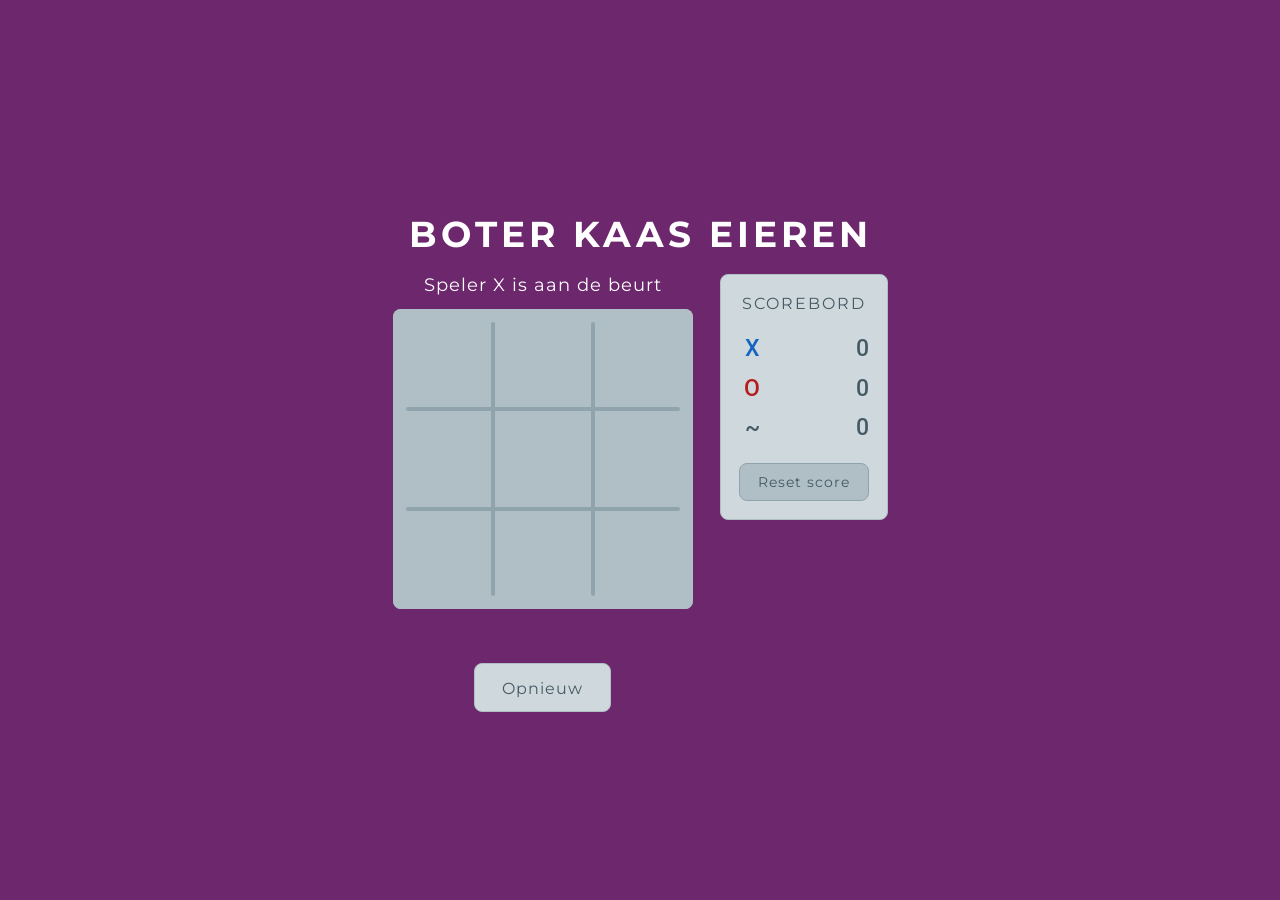
<file: boter-kaas-eiren/index.html>
<!DOCTYPE html>
<html lang="nl">
<head>
  <meta charset="UTF-8" />
  <meta name="viewport" content="width=device-width, initial-scale=1.0" />
  <title>Boter Kaas en Eieren</title>
  <link rel="stylesheet" href="style.css" />
</head>
<body>
  <h1>Boter Kaas Eieren</h1>

  <section id="game-wrap">
    <section id="left-side">
      <p id="beurt">Speler X is aan de beurt</p>
      <canvas id="canvas" width="300" height="300"></canvas>
      <p id="message"></p>
      <button id="opnieuw" onclick="startGame()">Opnieuw</button>
    </section>

    <aside id="scorebord">
      <p class="zij-titel">Scorebord</p>
      <section class="score-rij">
        <span class="speler x">X</span>
        <span id="score-x">0</span>
      </section>
      <section class="score-rij">
        <span class="speler o">O</span>
        <span id="score-o">0</span>
      </section>
      <section class="score-rij">
        <span class="speler gelijk">~</span>
        <span id="score-gelijk">0</span>
      </section>
      <button id="reset-score" onclick="resetScore()">Reset score</button>
    </aside>
  </section>

  <script src="script.js"></script>
</body>
</html>
</file>
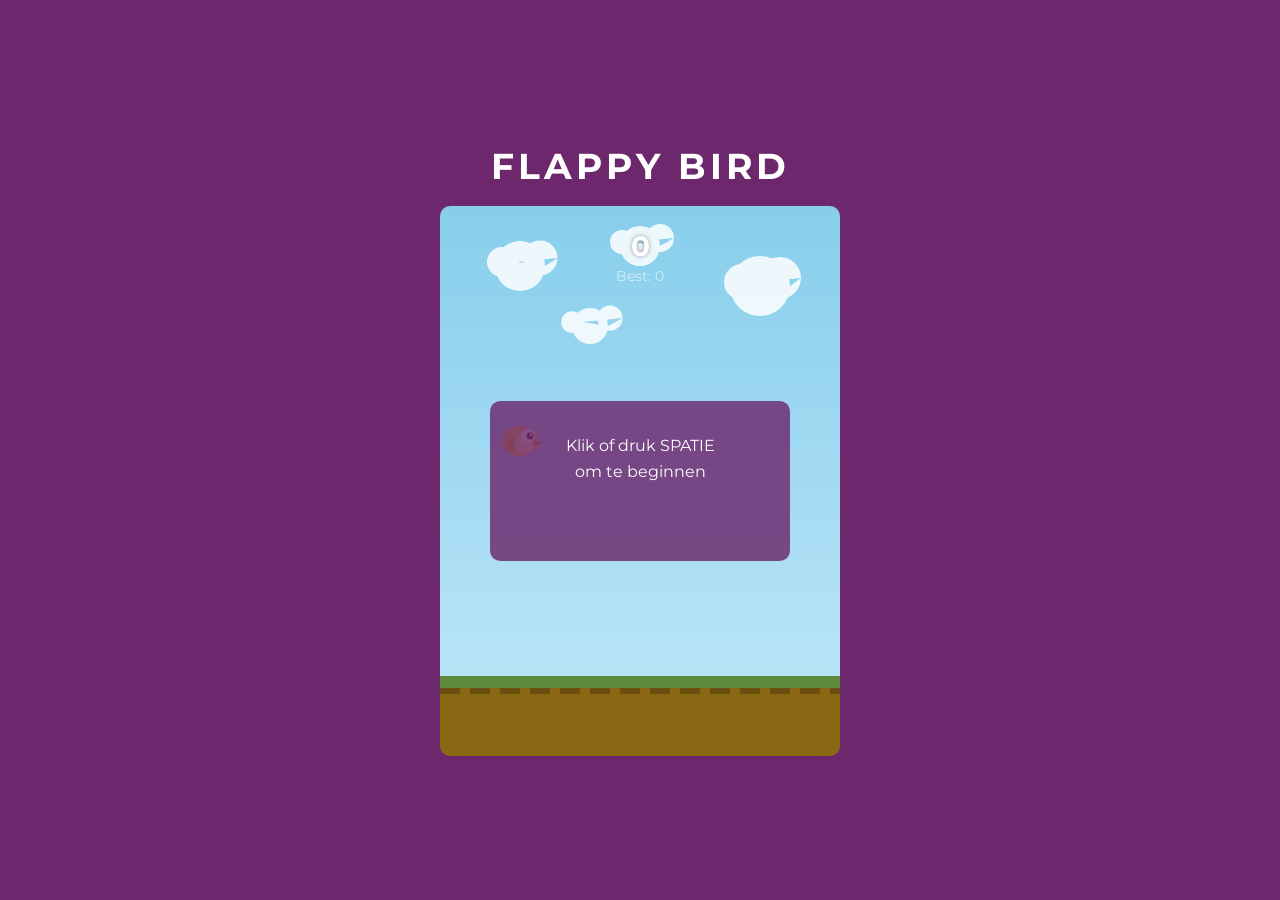
<file: flappy bird/index.html>
<!DOCTYPE html>
<html lang="nl">
<head>
  <meta charset="UTF-8" />
  <meta name="viewport" content="width=device-width, initial-scale=1.0" />
  <title>Flappy Bird</title>
  <link rel="stylesheet" href="style.css" />
</head>
<body>
  <h1>Flappy Bird</h1>
  <canvas id="canvas" width="400" height="550"></canvas>
  <script src="script.js"></script>
</body>
</html>
</file>
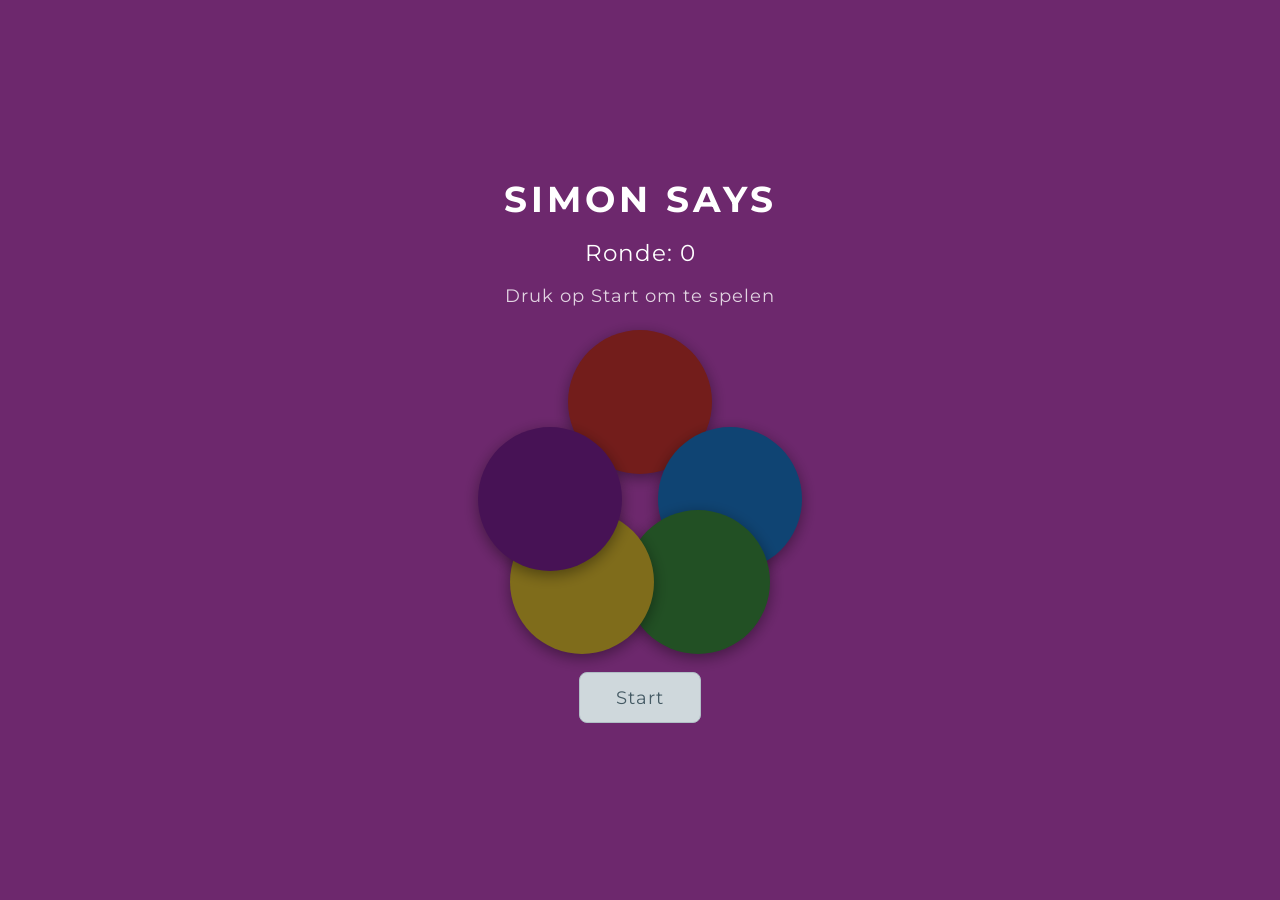
<file: simon says/index.html>
<!DOCTYPE html>
<html lang="nl">
<head>
  <meta charset="UTF-8" />
  <meta name="viewport" content="width=device-width, initial-scale=1.0" />
  <title>Simon Says</title>
  <link rel="stylesheet" href="style.css" />
</head>
<body>
  <h1>Simon Says</h1>
  <p id="score">Ronde: 0</p>
  <p id="message">Druk op Start om te spelen</p>

  <section id="game-wrap">
    <section id="simon">
      <button class="knop" id="rood"   data-index="0"></button>
      <button class="knop" id="blauw"  data-index="1"></button>
      <button class="knop" id="groen"  data-index="2"></button>
      <button class="knop" id="geel"   data-index="3"></button>
      <button class="knop" id="paars"  data-index="4"></button>
    </section>
  </section>

  <button id="start" onclick="startGame()">Start</button>

  <script src="script.js"></script>
</body>
</html>
</file>
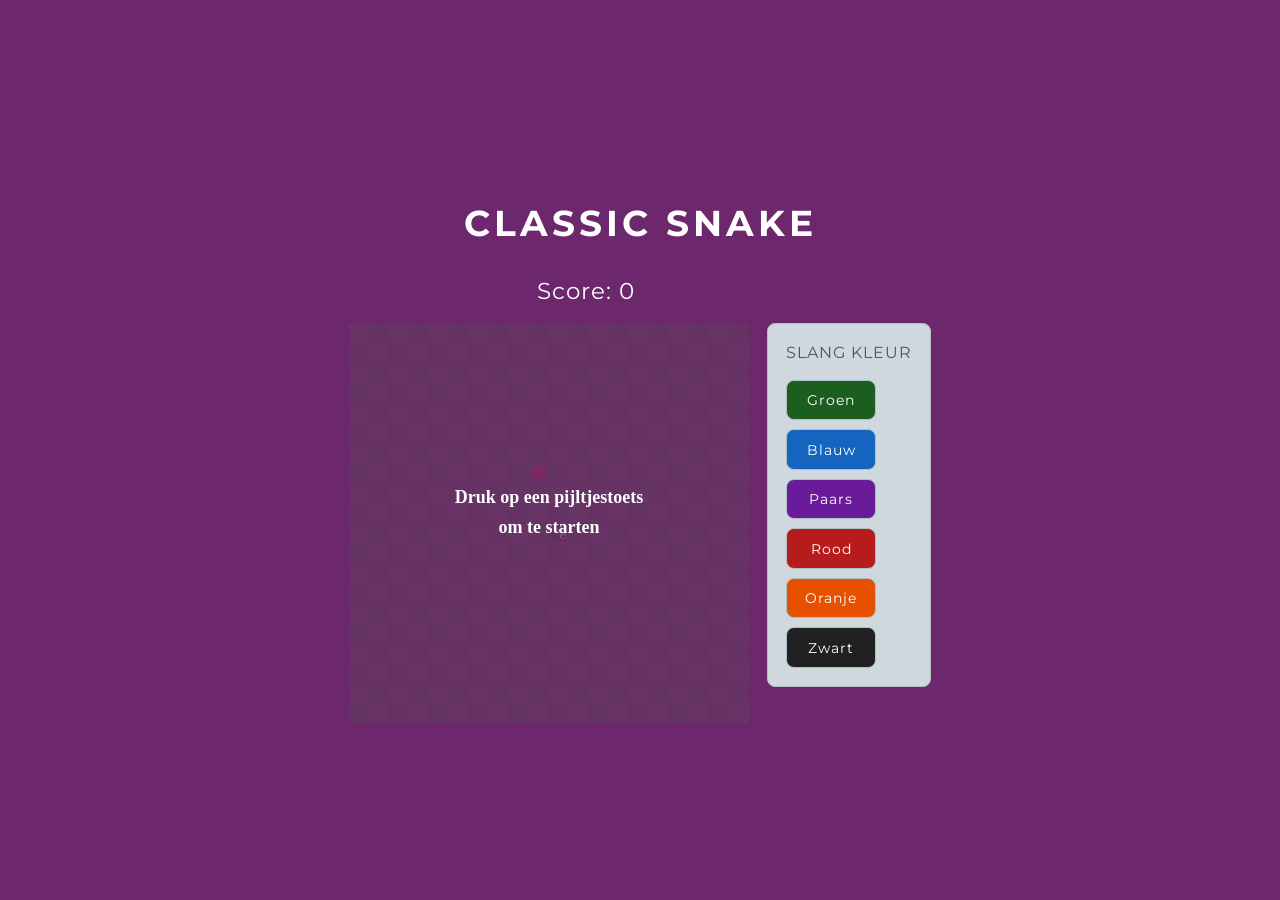
<file: snake/index.html>
<!DOCTYPE html>
<html lang="nl">
<head>
  <meta charset="UTF-8" />
  <meta name="viewport" content="width=device-width, initial-scale=1.0" />
  <title>Classic Snake</title>
  <link rel="stylesheet" href="style.css" />
</head>
<body>
  <h1>Classic Snake</h1>
  <p id="score">Score: 0</p>

  <section id="game-wrap">
    <canvas id="canvas" width="400" height="400"></canvas>

    <aside id="zijkant">
      <p class="zij-titel">Slang kleur</p>
      <button class="kleur-btn" style="background:#1b5e20" onclick="setKleur('#1b5e20', '#2e7d32')">Groen</button>
      <button class="kleur-btn" style="background:#1565c0" onclick="setKleur('#1565c0', '#1976d2')">Blauw</button>
      <button class="kleur-btn" style="background:#6a1b9a" onclick="setKleur('#6a1b9a', '#7b1fa2')">Paars</button>
      <button class="kleur-btn" style="background:#b71c1c" onclick="setKleur('#b71c1c', '#c62828')">Rood</button>
      <button class="kleur-btn" style="background:#e65100" onclick="setKleur('#e65100', '#ef6c00')">Oranje</button>
      <button class="kleur-btn" style="background:#212121" onclick="setKleur('#212121', '#424242')">Zwart</button>
    </aside>
  </section>

  <script src="script.js"></script>
</body>
</html>
</file>
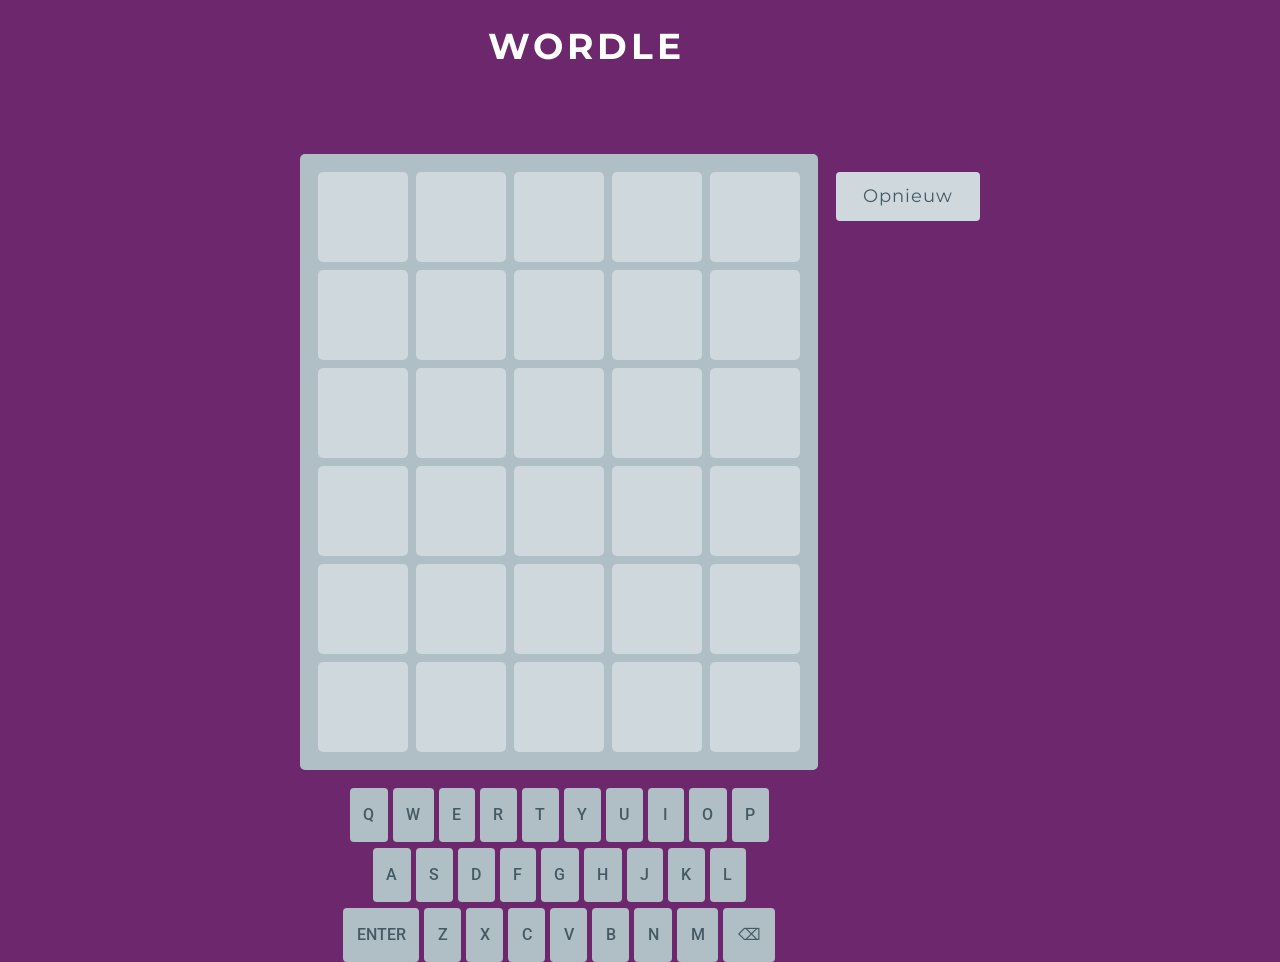
<file: wordle/index.html>
<!DOCTYPE html>
<html lang="nl">
<head>
  <meta charset="UTF-8">
  <title>Wordle</title>
  <link rel="stylesheet" href="style.css">
</head>
<body>
<header id="topbar">
  <h1>Wordle</h1>
</header>
<p id="message"></p>
<section id="game-wrap">
  <section id="left-side">
    <main id="grid"></main>
    <section id="keyboard"></section>
  </section>
  <button id="opnieuw" onclick="location.reload()">Opnieuw</button>
</section>
  <script src="script.js"></script>
</body>
</html>
</file>
<file: boter-kaas-eiren/style.css>
@import url('https://fonts.googleapis.com/css?family=Montserrat');
@import url('https://fonts.googleapis.com/css?family=Roboto:300,400,500');

html, body {
  margin: 0;
  background: #6d286d;
  min-height: 100%;
  font-family: 'Montserrat', sans-serif;
  display: flex;
  flex-direction: column;
  align-items: center;
  justify-content: center;
}

h1 {
  color: white;
  font-size: 4vh;
  letter-spacing: 4px;
  text-transform: uppercase;
  margin-bottom: 2vh;
  text-align: center;
}

#game-wrap {
  display: flex;
  flex-direction: row;
  align-items: flex-start;
  gap: 3vh;
}

#left-side {
  display: flex;
  flex-direction: column;
  align-items: center;
  gap: 1.5vh;
}

#beurt {
  color: white;
  font-size: 2vh;
  letter-spacing: 1px;
  margin: 0;
}

canvas#canvas {
  background: #B0BEC5;
  border-radius: 8px;
  cursor: pointer;
}

#message {
  color: white;
  font-size: 2vh;
  min-height: 3vh;
  letter-spacing: 1px;
  text-align: center;
  margin: 0;
}

#opnieuw {
  padding: 1.5vh 3vh;
  font-size: 1.8vh;
  font-family: 'Montserrat', sans-serif;
  background: #CFD8DC;
  color: #455A64;
  border: 1px solid #B0BEC5;
  border-radius: 8px;
  cursor: pointer;
  letter-spacing: 1px;
  font-weight: 400;
  transition: box-shadow 0.3s;
}

#opnieuw:hover {
  box-shadow: 0 10px 20px rgba(0,0,0,0.19), 0 6px 6px rgba(0,0,0,0.23);
}

#opnieuw:active {
  box-shadow: inset 0 10px 20px rgba(0,0,0,0.19), inset 0 6px 6px rgba(0,0,0,0.23);
}

aside#scorebord {
  display: flex;
  flex-direction: column;
  gap: 1.5vh;
  background: #CFD8DC;
  padding: 2vh;
  border-radius: 8px;
  border: 1px solid #B0BEC5;
  min-width: 14vh;
  align-items: center;
}

.zij-titel {
  color: #455A64;
  font-size: 1.8vh;
  letter-spacing: 2px;
  text-transform: uppercase;
  font-weight: 400;
  margin: 0 0 1vh 0;
}

.score-rij {
  display: flex;
  justify-content: space-between;
  align-items: center;
  width: 100%;
  gap: 2vh;
}

.speler {
  font-size: 2.5vh;
  font-weight: 500;
  font-family: 'Roboto', sans-serif;
  width: 3vh;
  text-align: center;
}

.speler.x      { color: #1565c0; }
.speler.o      { color: #b71c1c; }
.speler.gelijk { color: #455A64; }

.score-rij span:last-child {
  color: #455A64;
  font-size: 2.5vh;
  font-weight: 500;
  font-family: 'Roboto', sans-serif;
}

#reset-score {
  margin-top: 1vh;
  padding: 1vh 2vh;
  font-size: 1.6vh;
  font-family: 'Montserrat', sans-serif;
  background: #B0BEC5;
  color: #455A64;
  border: 1px solid #90A4AE;
  border-radius: 8px;
  cursor: pointer;
  letter-spacing: 1px;
  transition: box-shadow 0.3s;
  width: 100%;
}

#reset-score:hover {
  box-shadow: 0 4px 10px rgba(0,0,0,0.2);
}
</file>
<file: flappy bird/style.css>
@import url('https://fonts.googleapis.com/css?family=Montserrat');

html, body {
  margin: 0;
  background: #6d286d;
  min-height: 100%;
  font-family: 'Montserrat', sans-serif;
  display: flex;
  flex-direction: column;
  align-items: center;
  justify-content: center;
  gap: 2vh;
}

h1 {
  color: white;
  font-size: 4vh;
  letter-spacing: 4px;
  text-transform: uppercase;
  margin: 0;
}

canvas#canvas {
  border-radius: 10px;
  display: block;
}
</file>
<file: simon says/style.css>
@import url('https://fonts.googleapis.com/css?family=Montserrat');

html, body {
  margin: 0;
  background: #6d286d;
  min-height: 100%;
  font-family: 'Montserrat', sans-serif;
  display: flex;
  flex-direction: column;
  align-items: center;
  justify-content: center;
  gap: 2vh;
}

h1 {
  color: white;
  font-size: 4vh;
  letter-spacing: 4px;
  text-transform: uppercase;
  margin: 0;
}

#score {
  color: white;
  font-size: 2.5vh;
  letter-spacing: 1px;
  margin: 0;
}

#message {
  color: rgba(255,255,255,0.8);
  font-size: 2vh;
  letter-spacing: 1px;
  margin: 0;
  min-height: 3vh;
}

#game-wrap {
  display: flex;
  align-items: center;
  justify-content: center;
}

#simon {
  position: relative;
  width: 36vh;
  height: 36vh;
}

/* Ster layout — 5 knoppen in een ster vorm */
.knop {
  position: absolute;
  width: 16vh;
  height: 16vh;
  border: none;
  border-radius: 50%;
  cursor: pointer;
  transition: filter 0.1s, transform 0.1s;
  filter: brightness(0.5);
  box-shadow: 0 4px 15px rgba(0,0,0,0.4);
}

.knop:hover {
  filter: brightness(0.7);
}

.knop.actief {
  filter: brightness(1.3);
  transform: scale(1.08);
  box-shadow: 0 0 30px 8px currentColor;
}

/* Posities in ster vorm */
#rood  { background: #e53935; top: 0;     left: 50%; transform: translateX(-50%); }
#blauw { background: #1e88e5; top: 30%;   right: 0; }
#groen { background: #43a047; bottom: 0;  right: 10%; }
#geel  { background: #fdd835; bottom: 0;  left: 10%; }
#paars { background: #8e24aa; top: 30%;   left: 0; }

#rood.actief  { box-shadow: 0 0 40px 10px #e53935; transform: translateX(-50%) scale(1.08); }
#blauw.actief { box-shadow: 0 0 40px 10px #1e88e5; }
#groen.actief { box-shadow: 0 0 40px 10px #43a047; }
#geel.actief  { box-shadow: 0 0 40px 10px #fdd835; }
#paars.actief { box-shadow: 0 0 40px 10px #8e24aa; }

#start {
  padding: 1.5vh 4vh;
  font-size: 2vh;
  font-family: 'Montserrat', sans-serif;
  background: #CFD8DC;
  color: #455A64;
  border: 1px solid #B0BEC5;
  border-radius: 8px;
  cursor: pointer;
  letter-spacing: 1px;
  font-weight: 400;
  transition: box-shadow 0.3s;
}

#start:hover {
  box-shadow: 0 10px 20px rgba(0,0,0,0.19), 0 6px 6px rgba(0,0,0,0.23);
}

#start:active {
  box-shadow: inset 0 10px 20px rgba(0,0,0,0.19), inset 0 6px 6px rgba(0,0,0,0.23);
}
</file>
<file: snake/style.css>
@import url('https://fonts.googleapis.com/css?family=Montserrat');

html, body {
  margin: 0;
  background: #6d286d;
  min-height: 100%;
  font-family: 'Montserrat', sans-serif;
  display: flex;
  flex-direction: column;
  align-items: center;
  justify-content: center;
}

h1 {
  color: white;
  font-size: 4vh;
  letter-spacing: 4px;
  text-transform: uppercase;
  margin-bottom: 1vh;
}

#score {
  color: white;
  font-size: 2.5vh;
  margin-bottom: 2vh;
  letter-spacing: 1px;
}

#game-wrap {
  display: flex;
  flex-direction: row;
  align-items: flex-start;
  gap: 2vh;
}

canvas#canvas {
  background: #4a7c3f;
  border-radius: 5px;
  display: block;
}

#zijkant {
  display: flex;
  flex-direction: column;
  gap: 1vh;
  background: #CFD8DC;
  padding: 2vh;
  border-radius: 8px;
  border: 1px solid #B0BEC5;
}

.zij-titel {
  color: #455A64;
  font-size: 1.8vh;
  letter-spacing: 1px;
  margin: 0 0 1vh 0;
  text-transform: uppercase;
  font-weight: 400;
}

.kleur-btn {
  width: 10vh;
  height: 4.5vh;
  border: 1px solid #B0BEC5;
  border-radius: 8px;
  cursor: pointer;
  color: white;
  font-family: 'Montserrat', sans-serif;
  font-size: 1.6vh;
  letter-spacing: 1px;
  font-weight: 400;
  transition: box-shadow 0.3s;
  background-blend-mode: normal;
}

.kleur-btn:hover {
  box-shadow: 0 10px 20px rgba(0,0,0,0.19), 0 6px 6px rgba(0,0,0,0.23);
}

.kleur-btn:active {
  box-shadow: inset 0 10px 20px rgba(0,0,0,0.19), inset 0 6px 6px rgba(0,0,0,0.23);
}

.kleur-btn.actief {
  box-shadow: 0 0 0 3px #CFD8DC, 0 0 0 5px #455A64;
}

#score {
  text-align: center;
  width: 100%;
  margin-right: 12vh;
}
</file>
<file: wordle/style.css>
@import url('https://fonts.googleapis.com/css?family=Roboto:300,400,500');
@import url('https://fonts.googleapis.com/css?family=Montserrat');

html, body {
  margin: 0;
  background: #6d286d;
  min-height: 100%;
  font-family: 'Montserrat', sans-serif;
  display: flex;
  justify-content: center;
  align-items: center;
  flex-direction: column;
}

h1 {
  color: white;
  font-size: 4vh;
  margin-bottom: 2vh;
  letter-spacing: 4px;
  text-transform: uppercase;
}

#message {
  color: white;
  font-size: 2.5vh;
  min-height: 3vh;
  margin-bottom: 2vh;
  letter-spacing: 1px;
}

#game-wrap {
  display: flex;
  flex-direction: row;
  align-items: flex-start;
  gap: 2vh;
}

#left-side {
  display: flex;
  flex-direction: column;
  align-items: center;
  gap: 0;
}

main#grid {
  display: flex;
  flex-direction: column;
  gap: 8px;
  background: #B0BEC5;
  padding: 2vh;
  border-radius: 5px;
  margin-bottom: 2vh;
}

article.row {
  display: flex;
  gap: 8px;
}

span.cell {
  width: 10vh;
  height: 10vh;
  background: #CFD8DC;
  border-radius: 5px;
  display: inline-flex;
  align-items: center;
  justify-content: center;
  font-size: 3.5vh;
  font-weight: 500;
  font-family: 'Roboto', sans-serif;
  color: #455A64;
  transition: background 0.2s;
  animation: pop-up 0.3s ease-in forwards;
}

span.cell.correct {
  background: #538d4e;
  color: white;
  box-shadow: 0 0 10px 1px #538d4e;
}

span.cell.present {
  background: #b59f3b;
  color: white;
  box-shadow: 0 0 10px 1px #b59f3b;
}

span.cell.absent {
  background: #455A64;
  color: #B0BEC5;
}

section#keyboard {
  display: flex;
  flex-direction: column;
  gap: 6px;
  align-items: center;
}

nav.kb-row {
  display: flex;
  gap: 5px;
}

button.kb-key {
  min-width: 4vh;
  height: 6vh;
  padding: 0 1.5vh;
  font-size: 1.8vh;
  font-family: 'Roboto', sans-serif;
  font-weight: 500;
  cursor: pointer;
  border: none;
  border-radius: 4px;
  background: #B0BEC5;
  color: #455A64;
  transition: box-shadow 0.2s;
}

button.kb-key:hover {
  box-shadow: 0 10px 20px rgba(0,0,0,0.19), 0 6px 6px rgba(0,0,0,0.23);
}

button.kb-key:active {
  box-shadow: inset 0 3px 6px rgba(0,0,0,0.2);
}

button.kb-key.correct {
  background: #538d4e;
  color: white;
}

button.kb-key.present {
  background: #b59f3b;
  color: white;
}

button.kb-key.absent {
  background: #455A64;
  color: #B0BEC5;
}

#opnieuw {
  padding: 1.5vh 3vh;
  font-size: 2vh;
  font-family: 'Montserrat', sans-serif;
  background: #CFD8DC;
  color: #455A64;
  border: none;
  border-radius: 4px;
  cursor: pointer;
  letter-spacing: 1px;
  transition: box-shadow 0.3s;
  align-self: flex-start;
  margin-top: 2vh;
}

#opnieuw:hover {
  box-shadow: 0 10px 20px rgba(0,0,0,0.19), 0 6px 6px rgba(0,0,0,0.23);
}

#opnieuw:active {
  box-shadow: inset 0 10px 20px rgba(0,0,0,0.19), inset 0 6px 6px rgba(0,0,0,0.23);
}

@keyframes pop-up {
  0%   { transform: scale(0.4); }
  50%  { transform: scale(1.1); }
  100% { transform: scale(1); }
}
h1 {
  margin-right: 12vh;
}

#message {
  margin-right: 12vh;
}
</file>
